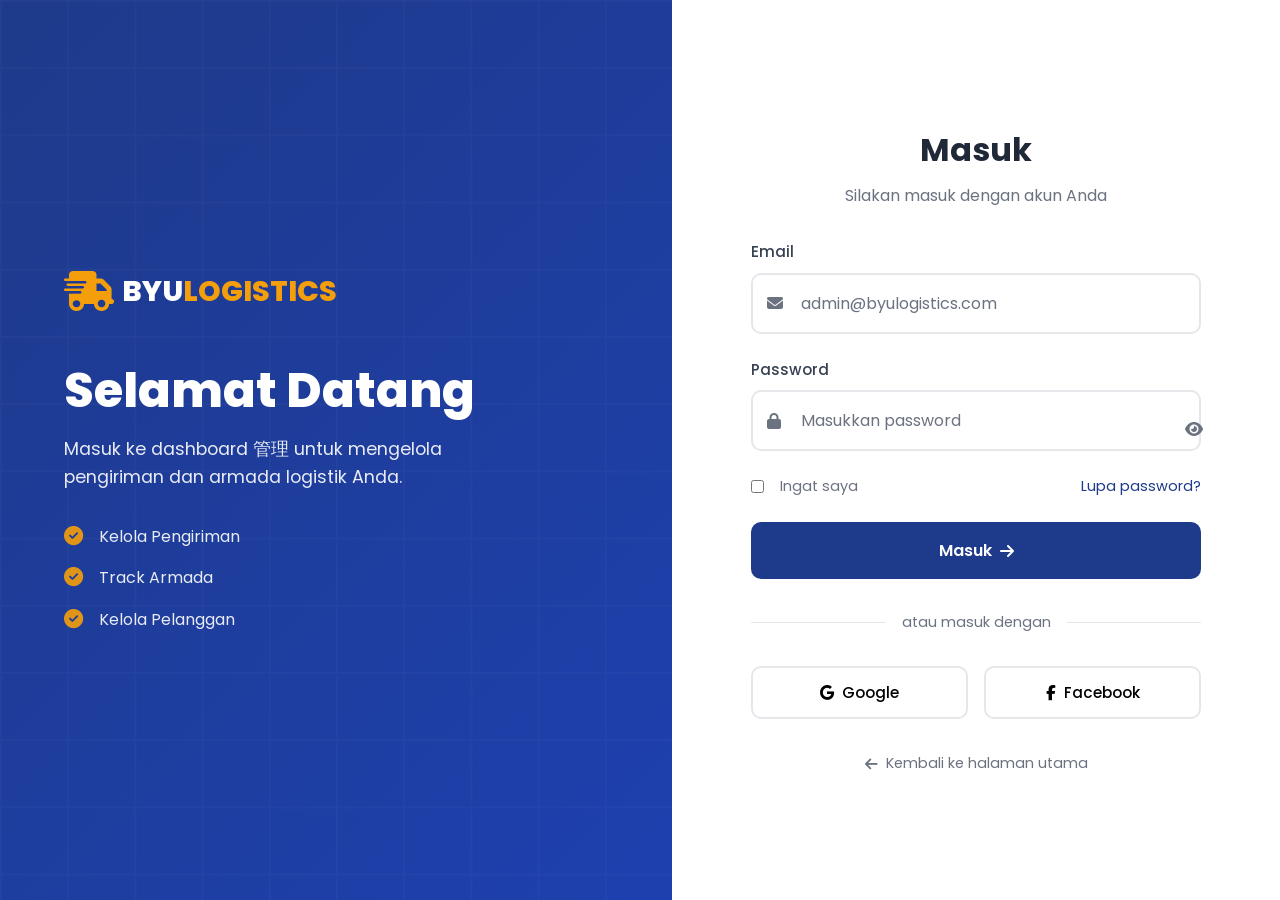
<file: customer-dashboard.html>
<!DOCTYPE html>
<html lang="id">
<head>
    <meta charset="UTF-8">
    <meta name="viewport" content="width=device-width, initial-scale=1.0">
    <title>Dashboard Customer - BYULOGISTICS</title>
    <link rel="stylesheet" href="customer-dashboard.css">
    <link rel="preconnect" href="https://fonts.googleapis.com">
    <link rel="preconnect" href="https://fonts.gstatic.com" crossorigin>
    <link href="https://fonts.googleapis.com/css2?family=Poppins:wght@300;400;500;600;700;800&family=Roboto:wght@300;400;500;700&display=swap" rel="stylesheet">
    <link rel="stylesheet" href="https://cdnjs.cloudflare.com/ajax/libs/font-awesome/6.4.0/css/all.min.css">
</head>
<body>
    <!-- Sidebar -->
    <aside class="sidebar" id="sidebar">
        <div class="sidebar-header">
            <a href="#" class="logo">
                <i class="fas fa-truck-fast"></i>
                <span>BYU<span class="logo-accent">LOGISTICS</span></span>
            </a>
        </div>
        <div class="user-welcome">
            <div class="user-avatar">
                <i class="fas fa-user"></i>
            </div>
            <div class="user-details">
                <span class="user-name">Customer</span>
                <span class="user-status"><i class="fas fa-circle"></i> Online</span>
            </div>
        </div>
        <ul class="sidebar-menu">
            <li>
                <a href="#" class="menu-item active" data-page="dashboard">
                    <i class="fas fa-home"></i>
                    <span>Dashboard</span>
                </a>
            </li>
            <li>
                <a href="#" class="menu-item" data-page="lacak">
                    <i class="fas fa-map-marker-alt"></i>
                    <span>Lacak Paket</span>
                </a>
            </li>
            <li>
                <a href="#" class="menu-item" data-page="riwayat">
                    <i class="fas fa-history"></i>
                    <span>Riwayat Pengiriman</span>
                </a>
            </li>
            <li>
                <a href="#" class="menu-item" data-page="kirim">
                    <i class="fas fa-shipping-fast"></i>
                    <span>Kirim Paket</span>
                </a>
            </li>
            <li>
                <a href="#" class="menu-item" data-page="favorite">
                    <i class="fas fa-heart"></i>
                    <span>Alamat Favorit</span>
                </a>
            </li>
            <li>
                <a href="#" class="menu-item" data-page="profil">
                    <i class="fas fa-user-cog"></i>
                    <span>Profil Saya</span>
                </a>
            </li>
        </ul>
        <div class="sidebar-footer">
            <a href="#" class="logout-btn" id="logoutBtn">
                <i class="fas fa-sign-out-alt"></i>
                <span>Logout</span>
            </a>
        </div>
    </aside>

    <!-- Main Content -->
    <main class="main-content">
        <!-- Top Header -->
        <header class="top-header">
            <button class="menu-toggle" id="menuToggle">
                <i class="fas fa-bars"></i>
            </button>
            <div class="header-search">
                <i class="fas fa-search"></i>
                <input type="text" placeholder="Lacak resi...">
            </div>
            <div class="header-right">
                <div class="notification-bell">
                    <i class="fas fa-bell"></i>
                    <span class="badge">2</span>
                </div>
                <div class="quick-action">
                    <a href="#" class="btn-kirim-paket" data-page="kirim">
                        <i class="fas fa-plus"></i>
                        Kirim Paket
                    </a>
                </div>
            </div>
        </header>

        <!-- Dashboard Content -->
        <div class="content">
            <!-- Welcome Section -->
            <div class="welcome-section">
                <div class="welcome-text">
                    <h1>Selamat Datang, Customer!</h1>
                    <p>Kelola pengiriman paket Anda dengan mudah</p>
                </div>
                <div class="date-display">
                    <i class="fas fa-calendar-alt"></i>
                    <span id="currentDate"></span>
                </div>
            </div>

            <!-- Quick Stats -->
            <div class="quick-stats">
                <div class="quick-stat-card">
                    <div class="stat-icon blue">
                        <i class="fas fa-box"></i>
                    </div>
                    <div class="stat-info">
                        <span class="stat-value" id="totalPengiriman">12</span>
                        <span class="stat-label">Total Pengiriman</span>
                    </div>
                </div>
                <div class="quick-stat-card">
                    <div class="stat-icon green">
                        <i class="fas fa-truck-loading"></i>
                    </div>
                    <div class="stat-info">
                        <span class="stat-value" id="dalamPengiriman">3</span>
                        <span class="stat-label">Dalam Pengiriman</span>
                    </div>
                </div>
                <div class="quick-stat-card">
                    <div class="stat-icon orange">
                        <i class="fas fa-check-circle"></i>
                    </div>
                    <div class="stat-info">
                        <span class="stat-value" id="terkirim">8</span>
                        <span class="stat-label">Terkirim</span>
                    </div>
                </div>
                <div class="quick-stat-card">
                    <div class="stat-icon purple">
                        <i class="fas fa-clock"></i>
                    </div>
                    <div class="stat-info">
                        <span class="stat-value" id="menunggu">1</span>
                        <span class="stat-label">Menunggu Penjemputan</span>
                    </div>
                </div>
            </div>

            <!-- Tracking Section -->
            <div class="dashboard-row">
                <div class="card tracking-card">
                    <div class="card-header">
                        <h3><i class="fas fa-map-marker-alt"></i> Lacak Paket</h3>
                    </div>
                    <div class="card-body">
                        <div class="tracking-input">
                            <input type="text" placeholder="Masukkan nomor resi..." id="trackingInput">
                            <button class="btn-tracking" id="btnLacak">
                                <i class="fas fa-search"></i> Lacak
                            </button>
                        </div>
                        <div class="tracking-result" id="trackingResult" style="display: none;">
                            <div class="package-info">
                                <div class="package-header">
                                    <span class="resi-number">BYU-2024-001234</span>
                                    <span class="status-badge delivered">Delivered</span>
                                </div>
                                <div class="package-details">
                                    <p><strong>Dikirim ke:</strong> Surabaya, Jawa Timur</p>
                                    <p><strong>Tanggal:</strong> 08 Jan 2024</p>
                                </div>
                            </div>
                            <div class="tracking-timeline">
                                <div class="timeline-item completed">
                                    <div class="timeline-dot"></div>
                                    <div class="timeline-content">
                                        <h4>Paket Diterima</h4>
                                        <p>Surabaya, 08 Jan 2024 - 14:30</p>
                                    </div>
                                </div>
                                <div class="timeline-item completed">
                                    <div class="timeline-dot"></div>
                                    <div class="timeline-content">
                                        <h4>Dalam Pengiriman</h4>
                                        <p>Surabaya, 08 Jan 2024 - 08:15</p>
                                    </div>
                                </div>
                                <div class="timeline-item completed">
                                    <div class="timeline-dot"></div>
                                    <div class="timeline-content">
                                        <h4>Berangkat dari Gudang</h4>
                                        <p>Jakarta, 07 Jan 2024 - 22:00</p>
                                    </div>
                                </div>
                                <div class="timeline-item completed">
                                    <div class="timeline-dot"></div>
                                    <div class="timeline-content">
                                        <h4>Paket Diterima</h4>
                                        <p>Jakarta, 07 Jan 2024 - 10:00</p>
                                    </div>
                                </div>
                            </div>
                        </div>
                    </div>
                </div>
            </div>

            <!-- Recent Shipments -->
            <div class="dashboard-row">
                <div class="card recent-shipments">
                    <div class="card-header">
                        <h3>Pengiriman Terbaru</h3>
                        <a href="#" class="view-all" data-page="riwayat">Lihat Semua</a>
                    </div>
                    <div class="card-body">
                        <table class="data-table">
                            <thead>
                                <tr>
                                    <th>No. Resi</th>
                                    <th>Tujuan</th>
                                    <th>Layanan</th>
                                    <th>Status</th>
                                    <th>Tanggal</th>
                                    <th>Aksi</th>
                                </tr>
                            </thead>
                            <tbody>
                                <tr>
                                    <td>BYU-2024-001234</td>
                                    <td>Surabaya</td>
                                    <td>Express</td>
                                    <td><span class="status delivered">Delivered</span></td>
                                    <td>08 Jan 2024</td>
                                    <td><button class="btn-action"><i class="fas fa-eye"></i></button></td>
                                </tr>
                                <tr>
                                    <td>BYU-2024-001235</td>
                                    <td>Bandung</td>
                                    <td>Regular</td>
                                    <td><span class="status shipping">Shipping</span></td>
                                    <td>08 Jan 2024</td>
                                    <td><button class="btn-action"><i class="fas fa-eye"></i></button></td>
                                </tr>
                                <tr>
                                    <td>BYU-2024-001236</td>
                                    <td>Medan</td>
                                    <td>Cargo</td>
                                    <td><span class="status pending">Pending</span></td>
                                    <td>07 Jan 2024</td>
                                    <td><button class="btn-action"><i class="fas fa-eye"></i></button></td>
                                </tr>
                            </tbody>
                        </table>
                    </div>
                </div>
            </div>

            <!-- Services Info -->
            <div class="dashboard-row">
                <div class="card services-info">
                    <div class="card-header">
                        <h3>Layanan Tersedia</h3>
                    </div>
                    <div class="card-body">
                        <div class="services-grid">
                            <div class="service-item">
                                <i class="fas fa-truck"></i>
                                <h4>Regular</h4>
                                <p>2-3 hari kerja</p>
                            </div>
                            <div class="service-item">
                                <i class="fas fa-bolt"></i>
                                <h4>Express</h4>
                                <p>1 hari kerja</p>
                            </div>
                            <div class="service-item">
                                <i class="fas fa-ship"></i>
                                <h4>Cargo</h4>
                                <p>Barang besar</p>
                            </div>
                            <div class="service-item">
                                <i class="fas fa-plane"></i>
                                <h4>Next Flight</h4>
                                <p>Same day</p>
                            </div>
                        </div>
                    </div>
                </div>
            </div>
        </div>

        <!-- Kirim Paket Modal -->
        <div class="modal" id="kirimModal">
            <div class="modal-overlay"></div>
            <div class="modal-container">
                <div class="modal-header">
                    <h2><i class="fas fa-shipping-fast"></i> Kirim Paket</h2>
                    <button class="modal-close" id="closeKirimModal">&times;</button>
                </div>
                
                <!-- Pilihan Jenis Pengiriman -->
                <div class="jenis-pengiriman">
                    <div class="jenis-option active" id="optionJemput">
                        <i class="fas fa-truck"></i>
                        <h4>Minta Penjemputan</h4>
                        <p>Tim kami akan menjemput paket di lokasi Anda</p>
                    </div>
                    <div class="jenis-option" id="optionAntar">
                        <i class="fas fa-building"></i>
                        <h4>Antar ke Gudang</h4>
                        <p>Anda mengirim langsung ke tempat kami</p>
                    </div>
                </div>

                <form class="modal-form" id="kirimForm">
                    <div class="form-row">
                        <div class="form-group">
                            <label>Jenis Layanan</label>
                            <select id="jenisLayanan" required>
                                <option value="">Pilih Layanan</option>
                                <option value="regular">Regular (2-3 hari)</option>
                                <option value="express">Express (1 hari)</option>
                                <option value="cargo">Cargo (Barang Besar)</option>
                                <option value="nextflight">Next Flight (Same Day)</option>
                            </select>
                        </div>
                        <div class="form-group">
                            <label>Berat (Kg)</label>
                            <input type="number" id="beratBarang" placeholder="0" min="1" required>
                        </div>
                    </div>
                    
                    <div class="form-group">
                        <label>Nama Barang</label>
                        <input type="text" id="namaBarang" placeholder="Contoh: Elektronik, Dokumentasi, dll" required>
                    </div>
                    
                    <div class="form-row">
                        <div class="form-group">
                            <label>Nama Penerima</label>
                            <input type="text" id="namaPenerima" placeholder="Nama penerima" required>
                        </div>
                        <div class="form-group">
                            <label>No. Telepon Penerima</label>
                            <input type="tel" id="teleponPenerima" placeholder="08xxxxxxxxxx" required>
                        </div>
                    </div>
                    
                    <div class="form-group">
                        <label>Alamat Penerima</label>
                        <textarea id="alamatPenerima" placeholder="Alamat lengkap tujuan" rows="2" required></textarea>
                    </div>
                    
                    <div class="form-group">
                        <label>Catatan (Opsional)</label>
                        <textarea id="catatan" placeholder="Catatan khusus untuk pengiriman" rows="2"></textarea>
                    </div>
                    
                    <div class="modal-footer">
                        <button type="button" class="btn-secondary modal-cancel" id="batalKirim">Batal</button>
                        <button type="submit" class="btn-primary">
                            <i class="fas fa-paper-plane"></i> Kirim Permintaan
                        </button>
                    </div>
                </form>
            </div>
        </div>
    </main>

    <script src="customer-dashboard.js"></script>
</body>
</html>
</file>
<file: customer-dashboard.css>
/* ============================================
   BYULOGISTICS - Customer Dashboard Stylesheet
   ============================================ */

* {
    margin: 0;
    padding: 0;
    box-sizing: border-box;
}

:root {
    --primary-color: #1e3a8a;
    --primary-dark: #1e40af;
    --primary-light: #3b82f6;
    --secondary-color: #f59e0b;
    --secondary-dark: #d97706;
    --dark-color: #1f2937;
    --light-color: #f9fafb;
    --white: #ffffff;
    --gray-100: #f3f4f6;
    --gray-200: #e5e7eb;
    --gray-300: #d1d5db;
    --gray-500: #6b7280;
    --gray-700: #374151;
    --success: #10b981;
    --warning: #f59e0b;
    --danger: #ef4444;
    --info: #3b82f6;
    --purple: #8b5cf6;
    --shadow: 0 4px 20px rgba(0, 0, 0, 0.08);
    --transition: all 0.3s ease;
}

html {
    scroll-behavior: smooth;
}

body {
    font-family: 'Poppins', sans-serif;
    color: var(--dark-color);
    background: var(--light-color);
    line-height: 1.6;
}

/* ============================================
   Sidebar
   ============================================ */
.sidebar {
    position: fixed;
    left: 0;
    top: 0;
    width: 280px;
    height: 100vh;
    background: linear-gradient(180deg, var(--primary-color) 0%, var(--primary-dark) 100%);
    padding: 1.5rem;
    display: flex;
    flex-direction: column;
    z-index: 100;
    transition: var(--transition);
}

.sidebar-header .logo {
    display: flex;
    align-items: center;
    gap: 0.5rem;
    font-size: 1.5rem;
    font-weight: 800;
    color: var(--white);
    text-decoration: none;
    margin-bottom: 2rem;
}

.logo i {
    font-size: 2rem;
    color: var(--secondary-color);
}

.logo-accent {
    color: var(--secondary-color);
}

.user-welcome {
    display: flex;
    align-items: center;
    gap: 1rem;
    padding: 1rem;
    background: rgba(255, 255, 255, 0.1);
    border-radius: 12px;
    margin-bottom: 1.5rem;
}

.user-avatar {
    width: 45px;
    height: 45px;
    background: var(--secondary-color);
    border-radius: 50%;
    display: flex;
    align-items: center;
    justify-content: center;
    color: var(--white);
    font-size: 1.2rem;
}

.user-details {
    display: flex;
    flex-direction: column;
}

.user-name {
    color: var(--white);
    font-weight: 600;
    font-size: 0.95rem;
}

.user-status {
    color: var(--success);
    font-size: 0.8rem;
    display: flex;
    align-items: center;
    gap: 0.3rem;
}

.user-status i {
    font-size: 0.5rem;
}

.sidebar-menu {
    flex: 1;
    overflow-y: auto;
}

.sidebar-menu li {
    margin-bottom: 0.5rem;
}

.menu-item {
    display: flex;
    align-items: center;
    gap: 1rem;
    padding: 0.8rem 1rem;
    color: rgba(255, 255, 255, 0.7);
    text-decoration: none;
    border-radius: 10px;
    transition: var(--transition);
    font-size: 0.95rem;
}

.menu-item:hover,
.menu-item.active {
    background: rgba(255, 255, 255, 0.15);
    color: var(--white);
}

.menu-item.active {
    border-left: 3px solid var(--secondary-color);
}

.menu-item i {
    width: 20px;
    text-align: center;
}

.sidebar-footer {
    margin-top: auto;
    padding-top: 1rem;
    border-top: 1px solid rgba(255, 255, 255, 0.1);
}

.logout-btn {
    display: flex;
    align-items: center;
    gap: 1rem;
    padding: 0.8rem 1rem;
    color: rgba(255, 255, 255, 0.7);
    text-decoration: none;
    border-radius: 10px;
    transition: var(--transition);
}

.logout-btn:hover {
    background: rgba(239, 68, 68, 0.2);
    color: var(--danger);
}

/* ============================================
   Main Content
   ============================================ */
.main-content {
    margin-left: 280px;
    min-height: 100vh;
    transition: var(--transition);
}

/* Top Header */
.top-header {
    background: var(--white);
    padding: 1rem 2rem;
    display: flex;
    align-items: center;
    justify-content: space-between;
    box-shadow: var(--shadow);
    position: sticky;
    top: 0;
    z-index: 50;
}

.menu-toggle {
    display: none;
    background: none;
    border: none;
    font-size: 1.5rem;
    cursor: pointer;
    color: var(--dark-color);
}

.header-search {
    display: flex;
    align-items: center;
    gap: 0.8rem;
    background: var(--gray-100);
    padding: 0.6rem 1rem;
    border-radius: 50px;
    width: 350px;
}

.header-search i {
    color: var(--gray-500);
}

.header-search input {
    border: none;
    background: none;
    outline: none;
    font-family: inherit;
    font-size: 0.9rem;
    width: 100%;
}

.header-right {
    display: flex;
    align-items: center;
    gap: 1.5rem;
}

.notification-bell {
    position: relative;
    cursor: pointer;
    font-size: 1.3rem;
    color: var(--gray-500);
    transition: var(--transition);
}

.notification-bell:hover {
    color: var(--primary-color);
}

.notification-bell .badge {
    position: absolute;
    top: -5px;
    right: -5px;
    background: var(--danger);
    color: var(--white);
    font-size: 0.7rem;
    padding: 0.2rem 0.5rem;
    border-radius: 10px;
    font-weight: 600;
}

.btn-kirim-paket {
    display: flex;
    align-items: center;
    gap: 0.5rem;
    padding: 0.7rem 1.2rem;
    background: var(--secondary-color);
    color: var(--white);
    text-decoration: none;
    border-radius: 50px;
    font-weight: 600;
    font-size: 0.9rem;
    transition: var(--transition);
}

.btn-kirim-paket:hover {
    background: var(--secondary-dark);
    transform: translateY(-2px);
}

/* Content Area */
.content {
    padding: 2rem;
}

/* Welcome Section */
.welcome-section {
    display: flex;
    justify-content: space-between;
    align-items: center;
    margin-bottom: 2rem;
}

.welcome-text h1 {
    font-size: 1.8rem;
    font-weight: 700;
    color: var(--dark-color);
    margin-bottom: 0.3rem;
}

.welcome-text p {
    color: var(--gray-500);
    font-size: 0.95rem;
}

.date-display {
    display: flex;
    align-items: center;
    gap: 0.5rem;
    color: var(--gray-500);
    font-size: 0.9rem;
}

/* Quick Stats */
.quick-stats {
    display: grid;
    grid-template-columns: repeat(4, 1fr);
    gap: 1.5rem;
    margin-bottom: 2rem;
}

.quick-stat-card {
    background: var(--white);
    padding: 1.5rem;
    border-radius: 15px;
    box-shadow: var(--shadow);
    display: flex;
    align-items: center;
    gap: 1rem;
    transition: var(--transition);
}

.quick-stat-card:hover {
    transform: translateY(-5px);
    box-shadow: 0 8px 30px rgba(0, 0, 0, 0.12);
}

.quick-stat-card .stat-icon {
    width: 50px;
    height: 50px;
    border-radius: 12px;
    display: flex;
    align-items: center;
    justify-content: center;
    font-size: 1.5rem;
    color: var(--white);
}

.stat-icon.blue { background: linear-gradient(135deg, #3b82f6, #1d4ed8); }
.stat-icon.green { background: linear-gradient(135deg, #10b981, #059669); }
.stat-icon.orange { background: linear-gradient(135deg, #f59e0b, #d97706); }
.stat-icon.purple { background: linear-gradient(135deg, #8b5cf6, #7c3aed); }

.stat-info {
    display: flex;
    flex-direction: column;
}

.stat-info .stat-value {
    font-size: 1.8rem;
    font-weight: 700;
    color: var(--dark-color);
    line-height: 1;
}

.stat-info .stat-label {
    font-size: 0.85rem;
    color: var(--gray-500);
    margin-top: 0.3rem;
}

/* Dashboard Row */
.dashboard-row {
    display: grid;
    gap: 1.5rem;
    margin-bottom: 1.5rem;
}

/* Card */
.card {
    background: var(--white);
    border-radius: 15px;
    box-shadow: var(--shadow);
    overflow: hidden;
}

.card-header {
    padding: 1.5rem;
    border-bottom: 1px solid var(--gray-100);
    display: flex;
    justify-content: space-between;
    align-items: center;
}

.card-header h3 {
    font-size: 1.1rem;
    font-weight: 600;
    color: var(--dark-color);
    display: flex;
    align-items: center;
    gap: 0.5rem;
}

.card-header h3 i {
    color: var(--primary-color);
}

.view-all {
    color: var(--primary-color);
    text-decoration: none;
    font-size: 0.9rem;
    font-weight: 500;
    transition: var(--transition);
}

.view-all:hover {
    color: var(--secondary-color);
}

.card-body {
    padding: 1.5rem;
}

/* Tracking Card */
.tracking-input {
    display: flex;
    gap: 1rem;
    margin-bottom: 1.5rem;
}

.tracking-input input {
    flex: 1;
    padding: 0.8rem 1rem;
    border: 2px solid var(--gray-200);
    border-radius: 10px;
    font-family: inherit;
    font-size: 0.95rem;
    transition: var(--transition);
}

.tracking-input input:focus {
    outline: none;
    border-color: var(--primary-color);
}

.btn-tracking {
    padding: 0.8rem 1.5rem;
    background: var(--primary-color);
    color: var(--white);
    border: none;
    border-radius: 10px;
    font-family: inherit;
    font-weight: 600;
    cursor: pointer;
    transition: var(--transition);
}

.btn-tracking:hover {
    background: var(--primary-dark);
}

.package-info {
    background: var(--gray-100);
    padding: 1rem;
    border-radius: 10px;
    margin-bottom: 1.5rem;
}

.package-header {
    display: flex;
    justify-content: space-between;
    align-items: center;
    margin-bottom: 0.8rem;
}

.resi-number {
    font-weight: 600;
    color: var(--dark-color);
}

.status-badge {
    padding: 0.3rem 0.8rem;
    border-radius: 20px;
    font-size: 0.8rem;
    font-weight: 600;
}

.status-badge.delivered {
    background: rgba(16, 185, 129, 0.1);
    color: var(--success);
}

.status-badge.shipping {
    background: rgba(59, 130, 246, 0.1);
    color: var(--info);
}

.status-badge.pending {
    background: rgba(245, 158, 11, 0.1);
    color: var(--warning);
}

.package-details p {
    font-size: 0.9rem;
    color: var(--gray-500);
    margin-bottom: 0.3rem;
}

/* Tracking Timeline */
.tracking-timeline {
    position: relative;
    padding-left: 2rem;
}

.tracking-timeline::before {
    content: '';
    position: absolute;
    left: 6px;
    top: 0;
    bottom: 0;
    width: 2px;
    background: var(--gray-200);
}

.timeline-item {
    position: relative;
    padding-bottom: 1.5rem;
}

.timeline-item:last-child {
    padding-bottom: 0;
}

.timeline-dot {
    position: absolute;
    left: -2rem;
    top: 0;
    width: 14px;
    height: 14px;
    border-radius: 50%;
    background: var(--gray-300);
    border: 3px solid var(--white);
    box-shadow: 0 0 0 2px var(--gray-300);
}

.timeline-item.completed .timeline-dot {
    background: var(--success);
    box-shadow: 0 0 0 2px var(--success);
}

.timeline-content h4 {
    font-size: 0.95rem;
    font-weight: 600;
    color: var(--dark-color);
    margin-bottom: 0.2rem;
}

.timeline-content p {
    font-size: 0.85rem;
    color: var(--gray-500);
}

/* Data Table */
.data-table {
    width: 100%;
    border-collapse: collapse;
}

.data-table th,
.data-table td {
    padding: 1rem;
    text-align: left;
    border-bottom: 1px solid var(--gray-100);
}

.data-table th {
    font-weight: 600;
    color: var(--gray-500);
    font-size: 0.85rem;
    text-transform: uppercase;
    letter-spacing: 0.5px;
}

.data-table td {
    color: var(--dark-color);
    font-size: 0.95rem;
}

.data-table tbody tr:hover {
    background: var(--gray-50);
}

.status {
    padding: 0.3rem 0.8rem;
    border-radius: 20px;
    font-size: 0.8rem;
    font-weight: 600;
}

.status.delivered {
    background: rgba(16, 185, 129, 0.1);
    color: var(--success);
}

.status.shipping {
    background: rgba(59, 130, 246, 0.1);
    color: var(--info);
}

.status.pending {
    background: rgba(245, 158, 11, 0.1);
    color: var(--warning);
}

.btn-action {
    background: var(--gray-100);
    border: none;
    padding: 0.5rem;
    border-radius: 8px;
    cursor: pointer;
    color: var(--gray-500);
    transition: var(--transition);
}

.btn-action:hover {
    background: var(--primary-color);
    color: var(--white);
}

/* Services Grid */
.services-grid {
    display: grid;
    grid-template-columns: repeat(4, 1fr);
    gap: 1rem;
}

.service-item {
    text-align: center;
    padding: 1.5rem;
    background: var(--gray-50);
    border-radius: 12px;
    transition: var(--transition);
}

.service-item:hover {
    background: var(--primary-color);
    color: var(--white);
}

.service-item i {
    font-size: 2rem;
    margin-bottom: 0.8rem;
    color: var(--primary-color);
}

.service-item:hover i {
    color: var(--white);
}

.service-item h4 {
    font-size: 1rem;
    margin-bottom: 0.3rem;
}

.service-item p {
    font-size: 0.85rem;
    color: var(--gray-500);
}

.service-item:hover p {
    color: rgba(255, 255, 255, 0.8);
}

/* ============================================
   Responsive Design
   ============================================ */
@media (max-width: 1200px) {
    .quick-stats {
        grid-template-columns: repeat(2, 1fr);
    }
    
    .services-grid {
        grid-template-columns: repeat(2, 1fr);
    }
}

@media (max-width: 992px) {
    .sidebar {
        transform: translateX(-100%);
    }
    
    .sidebar.active {
        transform: translateX(0);
    }
    
    .main-content {
        margin-left: 0;
    }
    
    .menu-toggle {
        display: block;
    }
    
    .header-search {
        width: 250px;
    }
}

@media (max-width: 768px) {
    .welcome-section {
        flex-direction: column;
        align-items: flex-start;
        gap: 1rem;
    }
    
    .quick-stats {
        grid-template-columns: 1fr;
    }
    
    .header-search {
        display: none;
    }
    
    .data-table {
        display: block;
        overflow-x: auto;
    }
    
    .services-grid {
        grid-template-columns: 1fr;
    }
}

@media (max-width: 576px) {
    .content {
        padding: 1rem;
    }
    
    .welcome-text h1 {
        font-size: 1.5rem;
    }
    
    .tracking-input {
        flex-direction: column;
    }
}

/* ============================================
   Modal Styles
   ============================================ */
.modal {
    display: none;
    position: fixed;
    top: 0;
    left: 0;
    width: 100%;
    height: 100%;
    z-index: 9999;
}

.modal.active {
    display: block;
}

.modal-overlay {
    position: absolute;
    top: 0;
    left: 0;
    width: 100%;
    height: 100%;
    background: rgba(0, 0, 0, 0.5);
    backdrop-filter: blur(5px);
}

.modal-container {
    position: absolute;
    top: 50%;
    left: 50%;
    transform: translate(-50%, -50%);
    background: var(--white);
    border-radius: 20px;
    width: 90%;
    max-width: 600px;
    max-height: 90vh;
    overflow-y: auto;
    box-shadow: 0 20px 60px rgba(0, 0, 0, 0.3);
}

.modal-header {
    padding: 1.5rem;
    border-bottom: 1px solid var(--gray-100);
    display: flex;
    justify-content: space-between;
    align-items: center;
    position: sticky;
    top: 0;
    background: var(--white);
    border-radius: 20px 20px 0 0;
}

.modal-header h2 {
    font-size: 1.3rem;
    color: var(--dark-color);
    display: flex;
    align-items: center;
    gap: 0.5rem;
}

.modal-header h2 i {
    color: var(--primary-color);
}

.modal-close {
    background: none;
    border: none;
    font-size: 2rem;
    color: var(--gray-500);
    cursor: pointer;
    line-height: 1;
    transition: var(--transition);
}

.modal-close:hover {
    color: var(--danger);
}

.jenis-pengiriman {
    display: grid;
    grid-template-columns: 1fr 1fr;
    gap: 1rem;
    padding: 1.5rem;
    border-bottom: 1px solid var(--gray-100);
}

.jenis-option {
    padding: 1.5rem;
    border: 2px solid var(--gray-200);
    border-radius: 12px;
    text-align: center;
    cursor: pointer;
    transition: var(--transition);
}

.jenis-option:hover {
    border-color: var(--primary-light);
    background: var(--gray-50);
}

.jenis-option.active {
    border-color: var(--primary-color);
    background: rgba(30, 58, 138, 0.05);
}

.jenis-option i {
    font-size: 2rem;
    color: var(--primary-color);
    margin-bottom: 0.5rem;
}

.jenis-option h4 {
    font-size: 1rem;
    margin-bottom: 0.3rem;
    color: var(--dark-color);
}

.jenis-option p {
    font-size: 0.85rem;
    color: var(--gray-500);
}

.modal-form {
    padding: 1.5rem;
}

.form-row {
    display: grid;
    grid-template-columns: 1fr 1fr;
    gap: 1rem;
}

.modal-form .form-group {
    margin-bottom: 1rem;
}

.modal-form label {
    display: block;
    font-weight: 500;
    margin-bottom: 0.5rem;
    color: var(--dark-color);
    font-size: 0.9rem;
}

.modal-form input,
.modal-form select,
.modal-form textarea {
    width: 100%;
    padding: 0.8rem 1rem;
    border: 2px solid var(--gray-200);
    border-radius: 10px;
    font-family: inherit;
    font-size: 0.95rem;
    transition: var(--transition);
    background: var(--white);
}

.modal-form input:focus,
.modal-form select:focus,
.modal-form textarea:focus {
    outline: none;
    border-color: var(--primary-color);
}

.modal-footer {
    display: flex;
    gap: 1rem;
    justify-content: flex-end;
    margin-top: 1.5rem;
    padding-top: 1rem;
    border-top: 1px solid var(--gray-100);
}

.modal-footer .btn-primary,
.modal-footer .btn-secondary {
    padding: 0.8rem 1.5rem;
    border-radius: 10px;
    font-weight: 600;
    cursor: pointer;
    transition: var(--transition);
    border: none;
    font-family: inherit;
    display: flex;
    align-items: center;
    gap: 0.5rem;
}

.modal-footer .btn-primary {
    background: var(--primary-color);
    color: var(--white);
}

.modal-footer .btn-primary:hover {
    background: var(--primary-dark);
}

.modal-footer .btn-secondary {
    background: var(--gray-100);
    color: var(--gray-700);
}

@media (max-width: 576px) {
    .jenis-pengiriman {
        grid-template-columns: 1fr;
    }
    
    .form-row {
        grid-template-columns: 1fr;
    }
    
    .modal-footer {
        flex-direction: column;
    }
    
    .modal-footer .btn-primary,
    .modal-footer .btn-secondary {
        width: 100%;
        justify-content: center;
    }
}
</file>
<file: login.css>
/* ============================================
   BYULOGISTICS - Login Page Stylesheet
   ============================================ */

* {
    margin: 0;
    padding: 0;
    box-sizing: border-box;
}

:root {
    --primary-color: #1e3a8a;
    --primary-dark: #1e40af;
    --primary-light: #3b82f6;
    --secondary-color: #f59e0b;
    --secondary-dark: #d97706;
    --dark-color: #1f2937;
    --light-color: #f9fafb;
    --white: #ffffff;
    --gray-100: #f3f4f6;
    --gray-200: #e5e7eb;
    --gray-300: #d1d5db;
    --gray-500: #6b7280;
    --gray-700: #374151;
    --shadow: 0 10px 40px rgba(0, 0, 0, 0.1);
    --transition: all 0.3s ease;
}

html {
    scroll-behavior: smooth;
}

body {
    font-family: 'Poppins', sans-serif;
    color: var(--dark-color);
    line-height: 1.6;
    overflow-x: hidden;
    background: var(--light-color);
}

/* ============================================
   Login Container
   ============================================ */
.login-container {
    display: flex;
    min-height: 100vh;
}

.login-left {
    flex: 1;
    background: linear-gradient(135deg, var(--primary-color) 0%, var(--primary-dark) 100%);
    display: flex;
    flex-direction: column;
    justify-content: center;
    padding: 4rem;
    position: relative;
    overflow: hidden;
}

.login-left::before {
    content: '';
    position: absolute;
    top: 0;
    left: 0;
    width: 100%;
    height: 100%;
    background: url('data:image/svg+xml,<svg xmlns="http://www.w3.org/2000/svg" viewBox="0 0 100 100"><defs><pattern id="grid" width="10" height="10" patternUnits="userSpaceOnUse"><path d="M 10 0 L 0 0 0 10" fill="none" stroke="rgba(255,255,255,0.05)" stroke-width="0.5"/></pattern></defs><rect width="100" height="100" fill="url(%23grid)"/></svg>');
    opacity: 0.5;
}

.login-brand {
    position: relative;
    z-index: 1;
    margin-bottom: 3rem;
}

.logo {
    display: inline-flex;
    align-items: center;
    gap: 0.5rem;
    font-size: 1.8rem;
    font-weight: 800;
    color: var(--white);
    text-decoration: none;
}

.logo i {
    font-size: 2.5rem;
    color: var(--secondary-color);
}

.logo-accent {
    color: var(--secondary-color);
}

.login-content {
    position: relative;
    z-index: 1;
    color: var(--white);
}

.login-content h1 {
    font-size: 3rem;
    font-weight: 800;
    margin-bottom: 1rem;
    line-height: 1.2;
}

.login-content p {
    font-size: 1.1rem;
    opacity: 0.9;
    margin-bottom: 2rem;
    max-width: 400px;
}

.login-features {
    display: flex;
    flex-direction: column;
    gap: 1rem;
}

.feature-item {
    display: flex;
    align-items: center;
    gap: 1rem;
    font-size: 1rem;
    opacity: 0.9;
}

.feature-item i {
    color: var(--secondary-color);
    font-size: 1.2rem;
}

/* ============================================
   Login Right Side
   ============================================ */
.login-right {
    flex: 1;
    display: flex;
    align-items: center;
    justify-content: center;
    padding: 2rem;
    background: var(--white);
}

.login-form-wrapper {
    width: 100%;
    max-width: 450px;
}

.form-header {
    text-align: center;
    margin-bottom: 2rem;
}

.form-header h2 {
    font-size: 2rem;
    font-weight: 700;
    color: var(--dark-color);
    margin-bottom: 0.5rem;
}

.form-header p {
    color: var(--gray-500);
}

/* ============================================
   Login Form
   ============================================ */
.login-form {
    display: flex;
    flex-direction: column;
    gap: 1.5rem;
}

.form-group {
    display: flex;
    flex-direction: column;
    gap: 0.5rem;
}

.form-group label {
    font-weight: 500;
    color: var(--gray-700);
    font-size: 0.95rem;
}

.input-wrapper {
    position: relative;
    display: flex;
    align-items: center;
}

.input-wrapper i {
    position: absolute;
    left: 1rem;
    color: var(--gray-500);
    font-size: 1rem;
}

.input-wrapper input {
    width: 100%;
    padding: 1rem 1rem 1rem 3rem;
    border: 2px solid var(--gray-200);
    border-radius: 10px;
    font-family: inherit;
    font-size: 1rem;
    transition: var(--transition);
    background: var(--white);
}

.input-wrapper input:focus {
    outline: none;
    border-color: var(--primary-color);
    box-shadow: 0 0 0 3px rgba(30, 58, 138, 0.1);
}

.input-wrapper input::placeholder {
    color: var(--gray-500);
}

.toggle-password {
    position: absolute;
    right: 1rem;
    background: none;
    border: none;
    cursor: pointer;
    color: var(--gray-500);
    padding: 0.5rem;
    transition: var(--transition);
}

.toggle-password:hover {
    color: var(--primary-color);
}

/* Form Options */
.form-options {
    display: flex;
    justify-content: space-between;
    align-items: center;
}

.remember-me {
    display: flex;
    align-items: center;
    gap: 0.5rem;
    cursor: pointer;
    color: var(--gray-500);
    font-size: 0.9rem;
}

.remember-me input {
    width: auto;
    accent-color: var(--primary-color);
}

.forgot-password {
    color: var(--primary-color);
    font-size: 0.9rem;
    text-decoration: none;
    transition: var(--transition);
}

.forgot-password:hover {
    color: var(--secondary-color);
}

/* Login Button */
.btn-login {
    display: flex;
    align-items: center;
    justify-content: center;
    gap: 0.5rem;
    padding: 1rem 2rem;
    background: var(--primary-color);
    color: var(--white);
    border: none;
    border-radius: 10px;
    font-family: inherit;
    font-size: 1rem;
    font-weight: 600;
    cursor: pointer;
    transition: var(--transition);
}

.btn-login:hover {
    background: var(--primary-dark);
    transform: translateY(-2px);
    box-shadow: 0 10px 30px rgba(30, 58, 138, 0.3);
}

.btn-login i {
    transition: var(--transition);
}

.btn-login:hover i {
    transform: translateX(5px);
}

/* Divider */
.login-divider {
    display: flex;
    align-items: center;
    margin: 2rem 0;
}

.login-divider::before,
.login-divider::after {
    content: '';
    flex: 1;
    height: 1px;
    background: var(--gray-200);
}

.login-divider span {
    padding: 0 1rem;
    color: var(--gray-500);
    font-size: 0.9rem;
}

/* Social Login */
.social-login {
    display: flex;
    gap: 1rem;
}

.social-btn {
    flex: 1;
    display: flex;
    align-items: center;
    justify-content: center;
    gap: 0.5rem;
    padding: 0.8rem 1rem;
    border: 2px solid var(--gray-200);
    border-radius: 10px;
    background: var(--white);
    font-family: inherit;
    font-size: 0.95rem;
    font-weight: 500;
    cursor: pointer;
    transition: var(--transition);
}

.social-btn.google:hover {
    border-color: #db4437;
    color: #db4437;
    background: #fef2f2;
}

.social-btn.facebook:hover {
    border-color: #4267b2;
    color: #4267b2;
    background: #f0f4ff;
}

/* Back to Home */
.back-to-home {
    text-align: center;
    margin-top: 2rem;
}

.back-to-home a {
    color: var(--gray-500);
    text-decoration: none;
    font-size: 0.9rem;
    transition: var(--transition);
    display: inline-flex;
    align-items: center;
    gap: 0.5rem;
}

.back-to-home a:hover {
    color: var(--primary-color);
}

.back-to-home a i {
    transition: var(--transition);
}

.back-to-home a:hover i {
    transform: translateX(-5px);
}

/* ============================================
   Notification
   ============================================ */
.notification {
    position: fixed;
    top: 20px;
    right: 20px;
    z-index: 10000;
    animation: slideInRight 0.3s ease;
}

.notification-content {
    display: flex;
    align-items: center;
    gap: 0.8rem;
    padding: 1rem 1.5rem;
    background: #ef4444;
    color: white;
    border-radius: 10px;
    box-shadow: 0 10px 30px rgba(0, 0, 0, 0.2);
    font-size: 0.95rem;
}

.notification.success .notification-content {
    background: #10b981;
}

@keyframes slideInRight {
    from {
        opacity: 0;
        transform: translateX(100px);
    }
    to {
        opacity: 1;
        transform: translateX(0);
    }
}

/* ============================================
   Responsive Design
   ============================================ */
@media (max-width: 992px) {
    .login-container {
        flex-direction: column;
    }
    
    .login-left {
        padding: 3rem 2rem;
        text-align: center;
    }
    
    .login-content h1 {
        font-size: 2.5rem;
    }
    
    .login-content p {
        margin-left: auto;
        margin-right: auto;
    }
    
    .login-features {
        align-items: center;
    }
    
    .login-right {
        padding: 3rem 2rem;
    }
}

@media (max-width: 576px) {
    .login-left {
        padding: 2rem 1.5rem;
    }
    
    .login-content h1 {
        font-size: 2rem;
    }
    
    .login-right {
        padding: 2rem 1.5rem;
    }
    
    .form-options {
        flex-direction: column;
        gap: 1rem;
        align-items: flex-start;
    }
    
    .social-login {
        flex-direction: column;
    }
}
</file>
